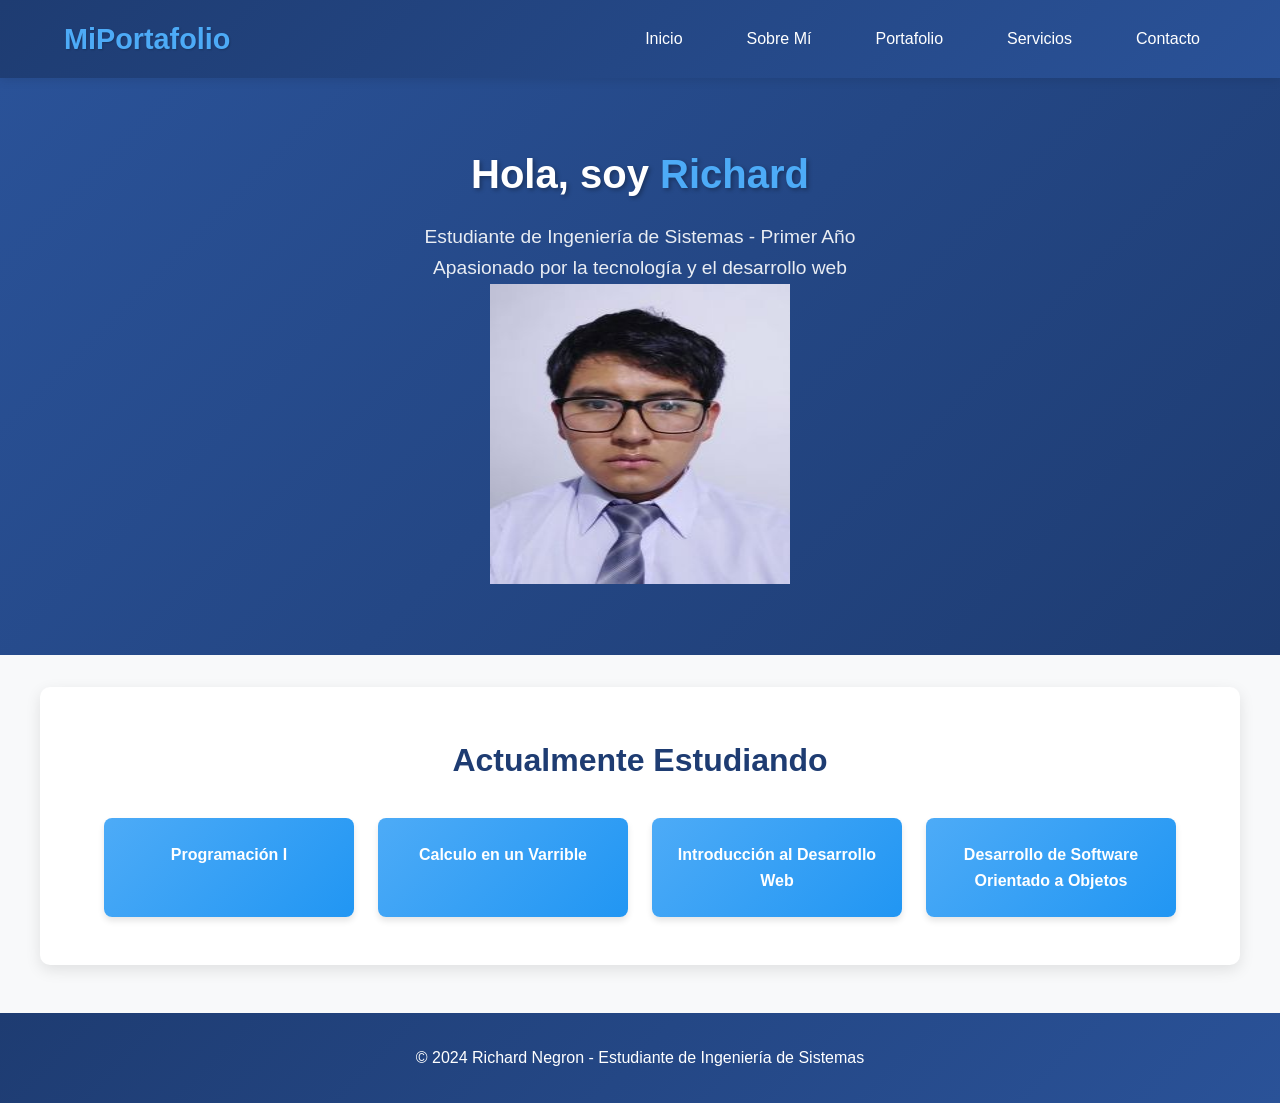
<file: frontend/index.html>
<!DOCTYPE html>
<html lang="es">
<head>
    <meta charset="UTF-8">
    <meta name="viewport" content="width=device-width, initial-scale=1.0">
    <title>Mi Portafolio - Estudiante de Ingeniería de Sistemas</title>
    <link rel="stylesheet" href="style.css">
    <script src="logica.js"></script>
</head>
<body>
    <header>
        <nav>
            <div class="nav-brand">
                <h1>MiPortafolio</h1>
            </div>
            <ul class="nav-menu">
                <li><a href="index.html">Inicio</a></li>
                <li><a href="about.html">Sobre Mí</a></li>
                <li><a href="portfolio.html">Portafolio</a></li>
                <li><a href="services.html">Servicios</a></li>
                <li><a href="contact.html">Contacto</a></li>
            </ul>
        </nav>
    </header>

    <main>
        <section class="hero">
            <div class="hero-content">
                <h2>Hola, soy <span class="highlight">Richard</span></h2>
                <p>Estudiante de Ingeniería de Sistemas - Primer Año</p>
                <p>Apasionado por la tecnología y el desarrollo web</p>
            </div>
            <div>
                <img src="imagenes/fotoFormal2.jpg" alt="Mi foto" height="300px" width="300px">
            </div>
        </section>

        <section class="studying">
            <h2>Actualmente Estudiando</h2>
            <div class="subjects">
                <div class="subject">Programación I</div>
                <div class="subject">Calculo en un Varrible</div>
                <div class="subject">Introducción al Desarrollo Web</div>
                <div class="subject">Desarrollo de Software Orientado a Objetos</div>
            </div>
        </section>
    </main>

    <footer class="piePag">
        <p>&copy; 2024 Richard Negron - Estudiante de Ingeniería de Sistemas</p>
    </footer>
</body>
</html>
</file>
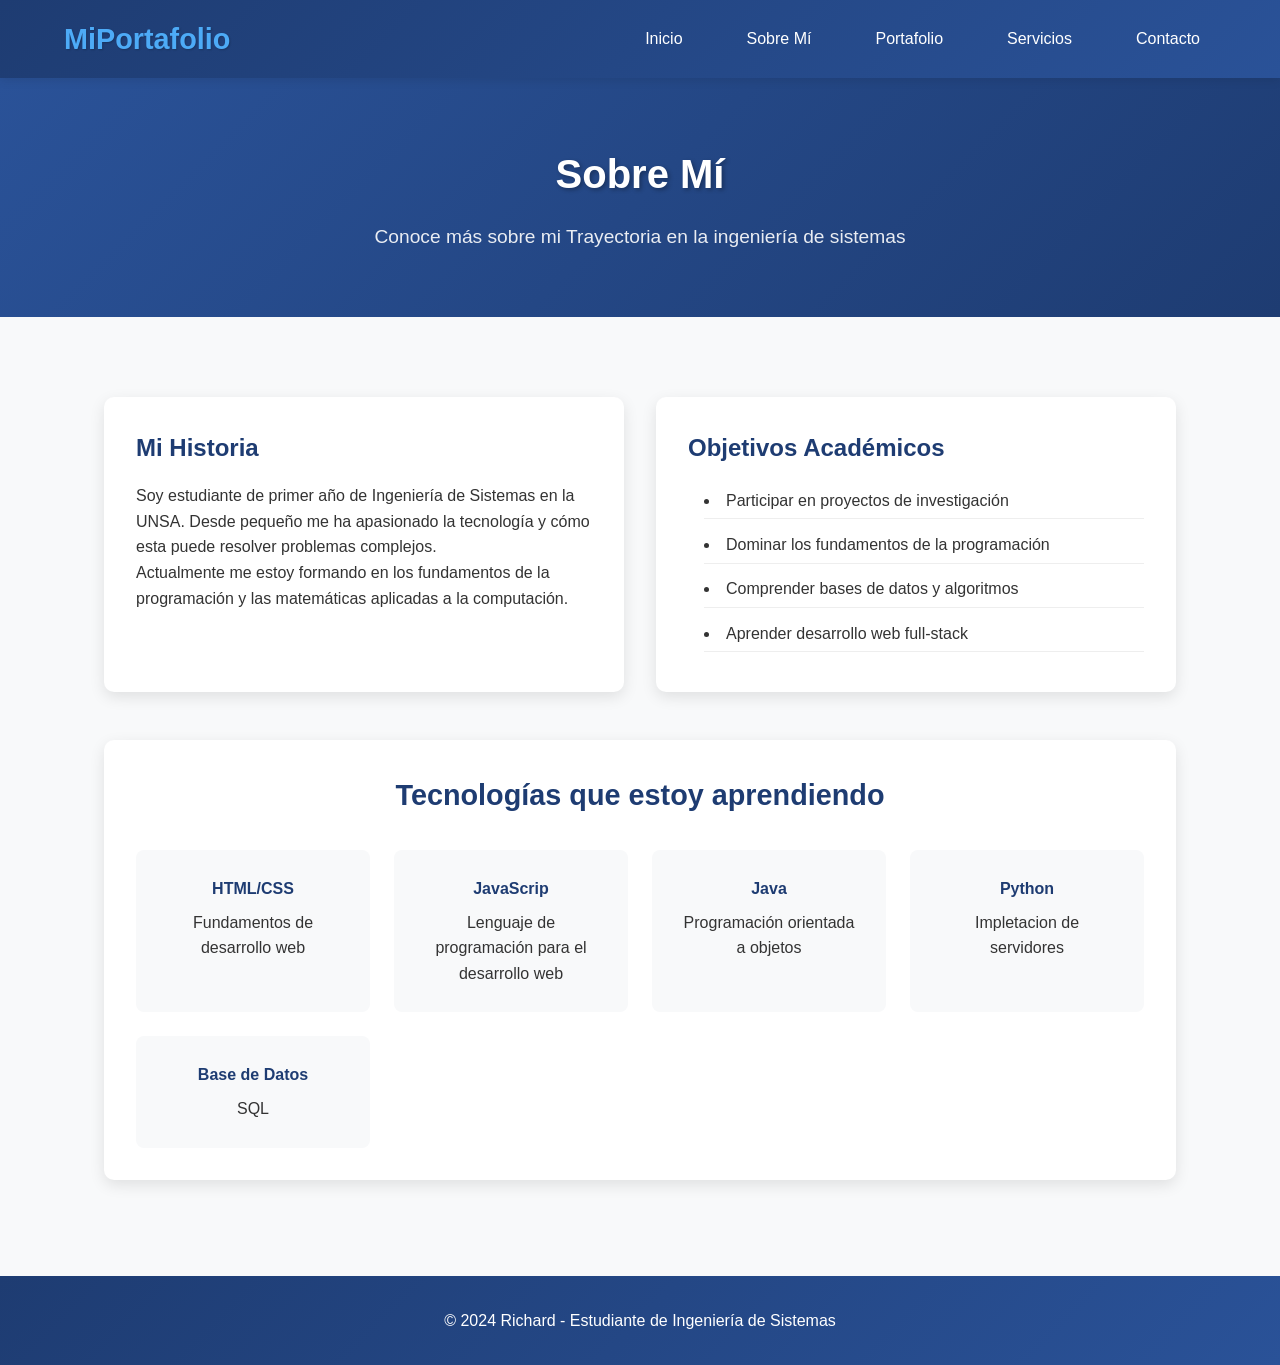
<file: frontend/about.html>
<!DOCTYPE html>
<html lang="es">
<head>
    <meta charset="UTF-8">
    <meta name="viewport" content="width=device-width, initial-scale=1.0">
    <title>Sobre Mí - Estudiante de Ingeniería de Sistemas</title>
    <link rel="stylesheet" href="style.css">
    <script src="logica.js"></script>
</head>
<body>
    <header>
        <nav>
            <div class="nav-brand">
                <h1>MiPortafolio</h1>
            </div>
            <ul class="nav-menu">
                <li><a href="index.html">Inicio</a></li>
                <li><a href="about.html">Sobre Mí</a></li>
                <li><a href="portfolio.html">Portafolio</a></li>
                <li><a href="services.html">Servicios</a></li>
                <li><a href="contact.html">Contacto</a></li>
            </ul>
        </nav>
    </header>

    <main>
        <section class="about-hero">
            <h1>Sobre Mí</h1>
            <p>Conoce más sobre mi Trayectoria en la ingeniería de sistemas</p>
        </section>

        <section class="about-content">
            <div class="about-info">
                <div class="info-card">
                    <h3>Mi Historia</h3>
                    <p>Soy estudiante de primer año de Ingeniería de Sistemas en la UNSA. Desde pequeño me ha apasionado la tecnología y cómo esta puede resolver problemas complejos.</p>
                    <p>Actualmente me estoy formando en los fundamentos de la programación y las matemáticas aplicadas a la computación.</p>
                </div>

                <div class="info-card">
                    <h3>Objetivos Académicos</h3>
                    <ul id="objetivos">
                        <li>Participar en proyectos de investigación</li>
                        <li>Dominar los fundamentos de la programación</li>
                        <li>Comprender bases de datos y algoritmos</li>
                        <li>Aprender desarrollo web full-stack</li>
                    </ul>
                </div>
            </div>

            <div class="skills-section">
                <h3>Tecnologías que estoy aprendiendo</h3>
                <div class="skills-grid">
                    <div class="skill-item">
                        <h4>HTML/CSS</h4>
                        <p>Fundamentos de desarrollo web</p>
                    </div>
                    <div class="skill-item">
                        <h4>JavaScrip</h4>
                        <p>Lenguaje de programación para el desarrollo web</p>
                    </div>
                    <div class="skill-item">
                        <h4>Java</h4>
                        <p>Programación orientada a objetos</p>
                    </div>
                    <div class="skill-item">
                        <h4>Python</h4>
                        <p>Impletacion de servidores</p>
                    </div>
                    <div class="skill-item">
                        <h4>Base de Datos</h4>
                        <p>SQL</p>
                    </div>
                </div>
            </div>
        </section>
    </main>

    <footer class="piePag">
        <p>&copy; 2024 Richard - Estudiante de Ingeniería de Sistemas</p>
    </footer>
</body>
</html>
</file>
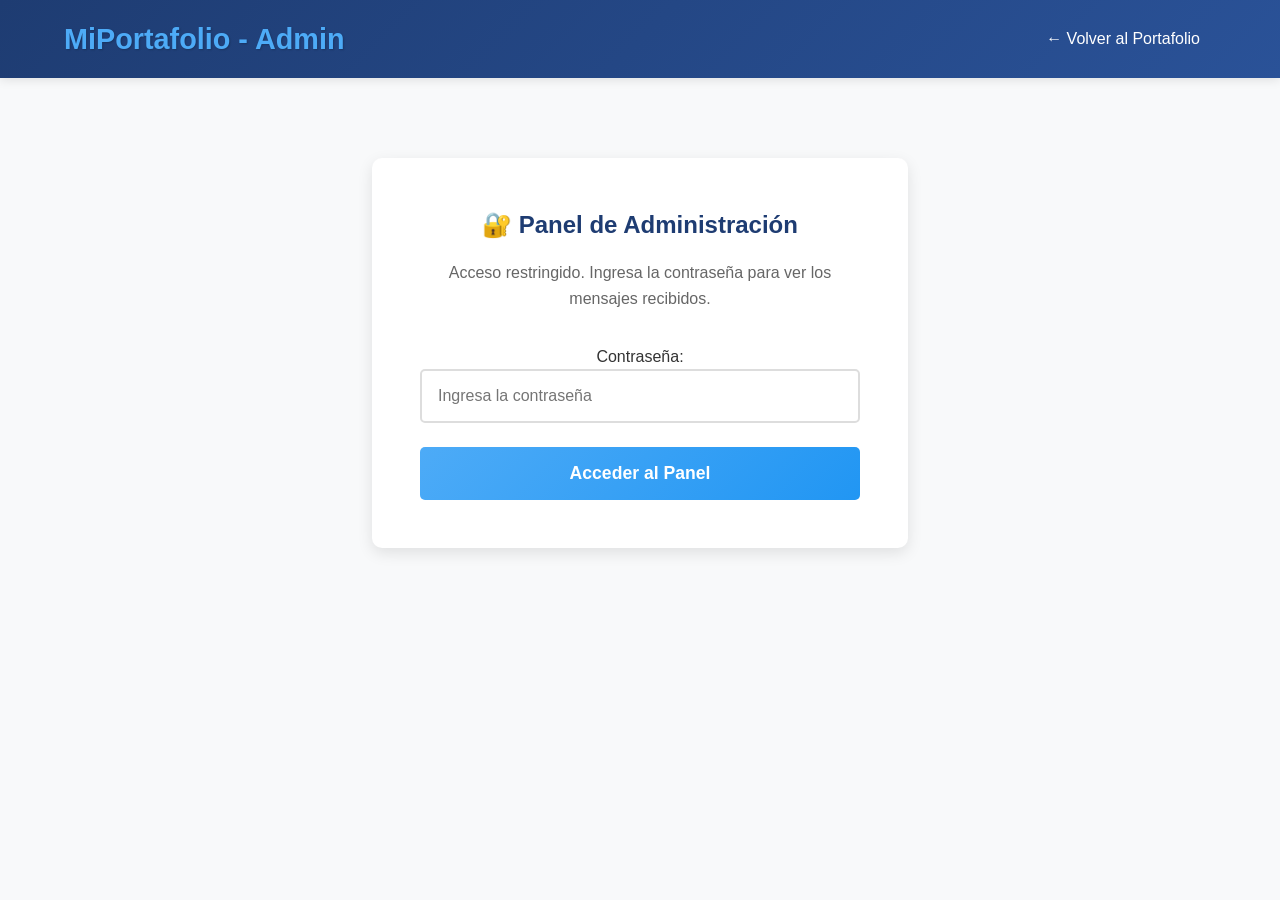
<file: frontend/admin.html>
<!DOCTYPE html>
<html lang="es">
<head>
    <meta charset="UTF-8">
    <meta name="viewport" content="width=device-width, initial-scale=1.0">
    <title>Admin - Panel de Control</title>
    <link rel="stylesheet" href="style.css">
    <script src="logica.js" defer></script>
</head>
<body>
    <header>
        <nav>
            <div class="nav-brand">
                <h1>MiPortafolio - Admin</h1>
            </div>
            <ul class="nav-menu">
                <li><a href="index.html">← Volver al Portafolio</a></li>
            </ul>
        </nav>
    </header>

    <main>
        <div class="admin-container">
            <!-- SECCIÓN DE LOGIN -->
            <section class="login-section" id="loginSection">
                <div class="login-box">
                    <h2>🔐 Panel de Administración</h2>
                    <p>Acceso restringido. Ingresa la contraseña para ver los mensajes recibidos.</p>
                    
                    <div class="input-group">
                        <label for="adminPassword">Contraseña:</label>
                        <input 
                            type="password" 
                            id="adminPassword" 
                            placeholder="Ingresa la contraseña"
                            required
                        >
                    </div>
                    
                    <button onclick="loginAdmin()" class="btn-login">Acceder al Panel</button>
                    
                    <div id="loginError" class="error-message"></div>
                    
                </div>
            </section>

            <!-- SECCIÓN DE MENSAJES -->
            <section class="messages-section" id="messagesSection" style="display: none;">
                <div class="messages-header">
                    <h2>📨 Mensajes Recibidos</h2>
                    <div class="header-buttons">
                        <button onclick="loadMessages()" class="btn-refresh">🔄 Actualizar</button>
                        <button onclick="logoutAdmin()" class="btn-logout">🚪 Cerrar Sesión</button>
                    </div>
                </div>
                
                <div class="messages-info">
                    <p>Total de mensajes: <strong id="messageCount">0</strong></p>
                    <p>Estos son los mensajes enviados desde el formulario de contacto.</p>
                </div>
                
                <div id="messagesList" class="messages-list">
                    <p class="loading">Cargando mensajes...</p>
                </div>
            </section>
        </div>
    </main>
</body>
</html>
</file>
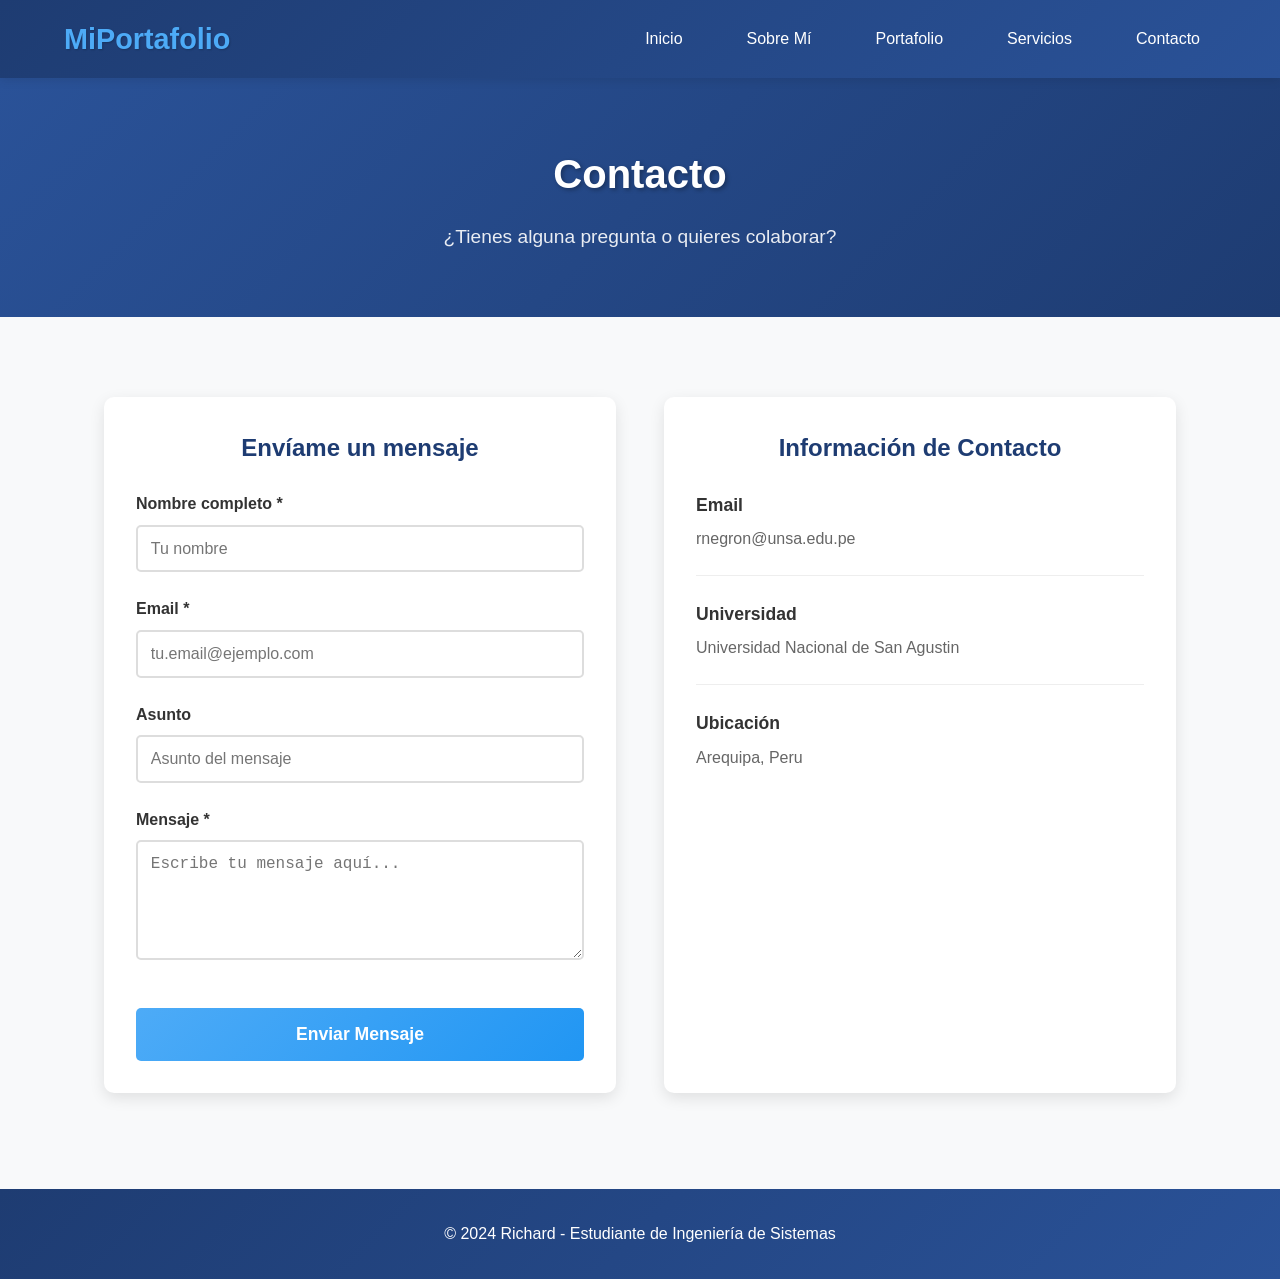
<file: frontend/contact.html>
<!DOCTYPE html>
<html lang="es">
<head>
    <meta charset="UTF-8">
    <meta name="viewport" content="width=device-width, initial-scale=1.0">
    <title>Contacto - Estudiante de Ingeniería de Sistemas</title>
    <link rel="stylesheet" href="style.css">
    <script src="logica.js"></script>
</head>
<body>
    <header>
        <nav>
            <div class="nav-brand">
                <h1>MiPortafolio</h1>
            </div>
            <ul class="nav-menu">
                <li><a href="index.html">Inicio</a></li>
                <li><a href="about.html">Sobre Mí</a></li>
                <li><a href="portfolio.html">Portafolio</a></li>
                <li><a href="services.html">Servicios</a></li>
                <li><a href="contact.html">Contacto</a></li>
            </ul>
        </nav>
    </header>

    <main>
        <section class="contact-hero">
            <h1>Contacto</h1>
            <p>¿Tienes alguna pregunta o quieres colaborar?</p>
        </section>

        <section class="contact-content">
            <div class="contact-form-container">
                <h2>Envíame un mensaje</h2>
                <form class="contact-form">
                    <div class="form-group">
                        <label for="name">Nombre completo *</label>
                        <input type="text" id="name" required placeholder="Tu nombre">
                    </div>
                    
                    <div class="form-group">
                        <label for="email">Email *</label>
                        <input type="email" id="email" required placeholder="tu.email@ejemplo.com">
                    </div>
                    
                    <div class="form-group">
                        <label for="subject">Asunto</label>
                        <input type="text" id="subject" placeholder="Asunto del mensaje">
                    </div>
                    
                    <div class="form-group">
                        <label for="message">Mensaje *</label>
                        <textarea id="message" required placeholder="Escribe tu mensaje aquí..."></textarea>
                    </div>
                    
                    <button type="submit" class="submit-btn">Enviar Mensaje</button>
                </form>
            </div>

            <div class="contact-info">
                <h2>Información de Contacto</h2>
                <div class="contact-item">
                    <h3>Email</h3>
                    <p>rnegron@unsa.edu.pe</p>
                </div>
                <div class="contact-item">
                    <h3>Universidad</h3>
                    <p>Universidad Nacional de San Agustin</p>
                </div>
                <div class="contact-item">
                    <h3>Ubicación</h3>
                    <p>Arequipa, Peru</p>
                </div>
            </div>
        </section>
    </main>

    <footer class="piePag" >
        <p>&copy; 2024 Richard - Estudiante de Ingeniería de Sistemas</p>
    </footer>
</body>
</html>
</file>
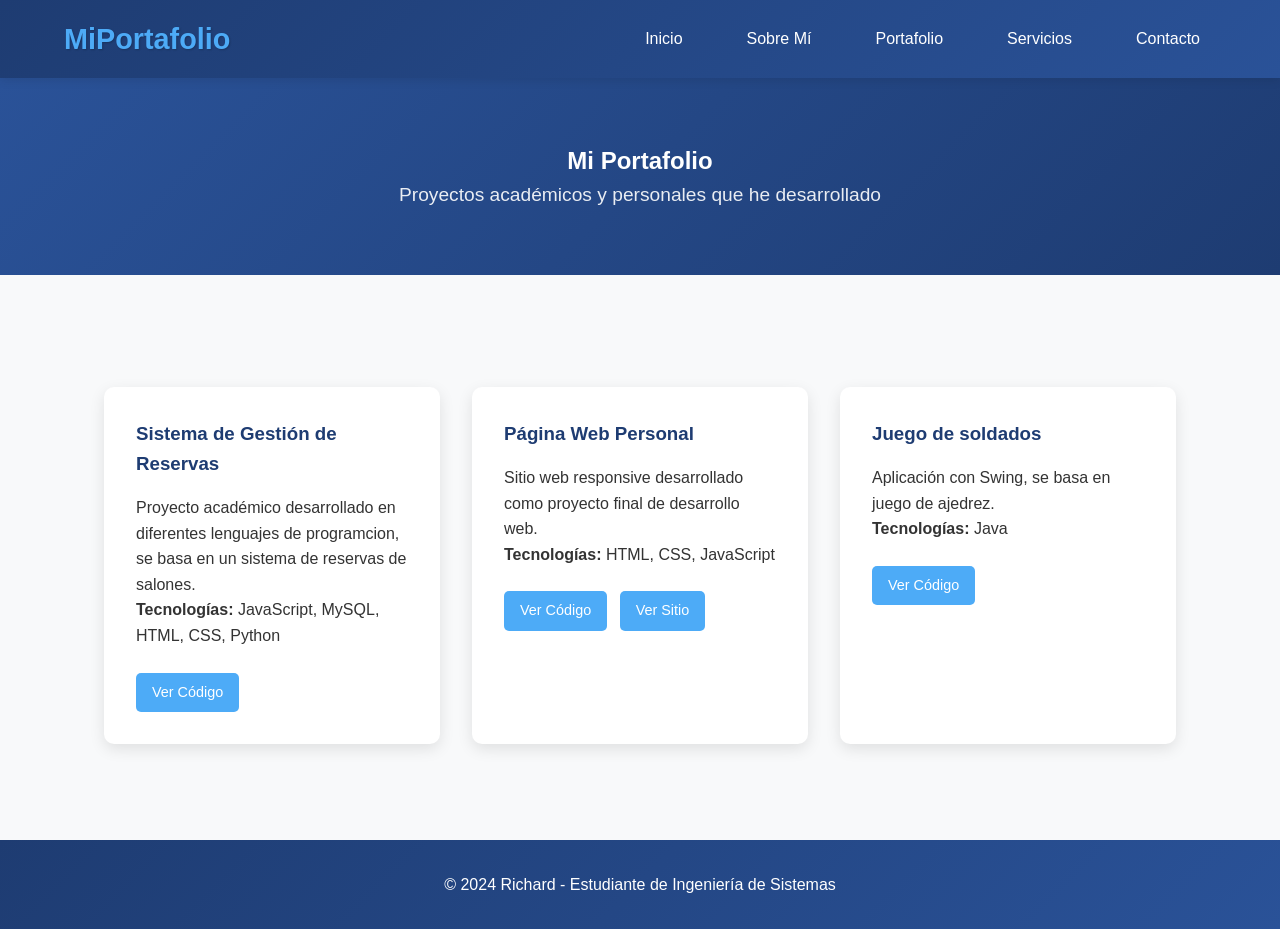
<file: frontend/portfolio.html>
<!DOCTYPE html>
<html lang="es">
<head>
    <meta charset="UTF-8">
    <meta name="viewport" content="width=device-width, initial-scale=1.0">
    <title>Portafolio - Estudiante de Ingeniería de Sistemas</title>
    <link rel="stylesheet" href="style.css">
    <script src="logica.js"></script>
</head>
<body>
    <header>
        <nav>
            <div class="nav-brand">
                <h1>MiPortafolio</h1>
            </div>
            <ul class="nav-menu">
                <li><a href="index.html">Inicio</a></li>
                <li><a href="about.html">Sobre Mí</a></li>
                <li><a href="portfolio.html">Portafolio</a></li>
                <li><a href="services.html">Servicios</a></li>
                <li><a href="contact.html">Contacto</a></li>
            </ul>
        </nav>
    </header>

    <main>
        <section class="hero">
            <h1>Mi Portafolio</h1>
            <p>Proyectos académicos y personales que he desarrollado</p>
        </section>

        <section class="portfolio-content">
            <div class="project-grid">
                <div class="project-card">
                    <h3>Sistema de Gestión de Reservas</h3>
                    <p>Proyecto académico desarrollado en diferentes lenguajes de programcion, se basa en un sistema de reservas de salones.</p>
                    <p><strong>Tecnologías:</strong> JavaScript, MySQL, HTML, CSS, Python </p>
                    <div class="project-links">
                        <a href="https://github.com/137RickC/PaginaWeb_GRUPAL" class="project-link">Ver Código</a>
                    </div>
                </div>

                <div class="project-card">
                    <h3>Página Web Personal</h3>
                    <p>Sitio web responsive desarrollado como proyecto final de desarrollo web.</p>
                    <p><strong>Tecnologías:</strong> HTML, CSS, JavaScript</p>
                    <div class="project-links">
                        <a href="https://github.com/137RickC/PaginaWeb_PERSONAL" class="project-link">Ver Código</a>
                        <a href="index.html" class="project-link">Ver Sitio</a>
                    </div>
                </div>

                <div class="project-card">
                    <h3>Juego de soldados</h3>
                    <p>Aplicación con Swing, se basa en juego de ajedrez.</p>
                    <p><strong>Tecnologías:</strong> Java</p>
                    <div class="project-links">
                        <a href="https://github.com/137RickC/VideoJuegoDSOO/tree/main/VideoJuego" class="project-link">Ver Código</a>
                    </div>
                </div>
            </div>
        </section>
    </main>

    <footer class="piePag">
        <p>&copy; 2024 Richard - Estudiante de Ingeniería de Sistemas</p>
    </footer>
</body>
</html>
</file>
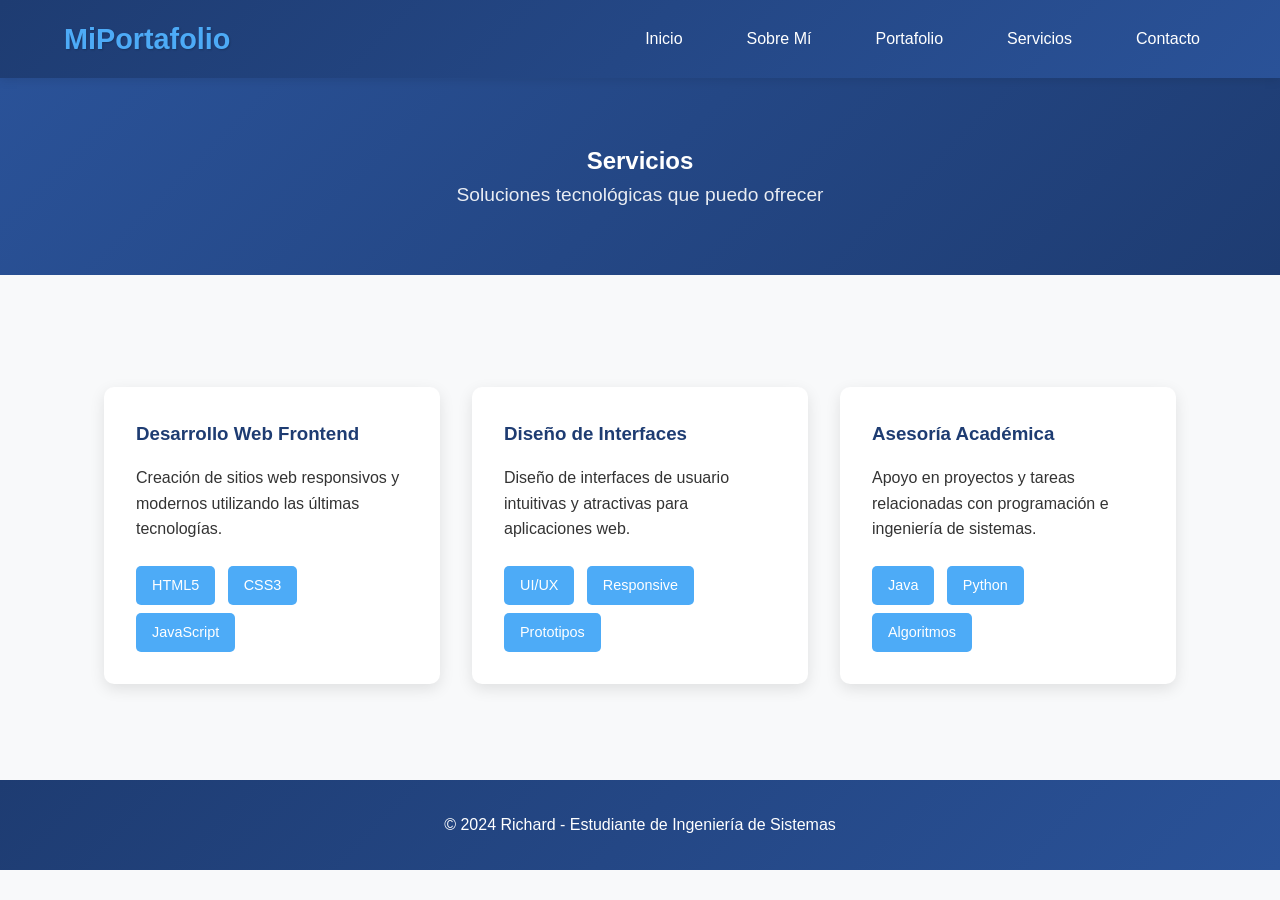
<file: frontend/services.html>
<!DOCTYPE html>
<html lang="es">
<head>
    <meta charset="UTF-8">
    <meta name="viewport" content="width=device-width, initial-scale=1.0">
    <title>Servicios - Estudiante de Ingeniería de Sistemas</title>
    <link rel="stylesheet" href="style.css">
    <script src="logica.js"></script>
</head>
<body>
    <header>
        <nav>
            <div class="nav-brand">
                <h1>MiPortafolio</h1>
            </div>
            <ul class="nav-menu">
                <li><a href="index.html">Inicio</a></li>
                <li><a href="about.html">Sobre Mí</a></li>
                <li><a href="portfolio.html">Portafolio</a></li>
                <li><a href="services.html">Servicios</a></li>
                <li><a href="contact.html">Contacto</a></li>
            </ul>
        </nav>
    </header>

    <main>
        <section class="hero">
            <h1>Servicios</h1>
            <p>Soluciones tecnológicas que puedo ofrecer</p>
        </section>

        <section class="services-content">
            <div class="services-grid">
                <div class="service-card">
                    <h3>Desarrollo Web Frontend</h3>
                    <p>Creación de sitios web responsivos y modernos utilizando las últimas tecnologías.</p>
                    <div class="service-features">
                        <span class="service-feature">HTML5</span>
                        <span class="service-feature">CSS3</span>
                        <span class="service-feature">JavaScript</span>
                    </div>
                </div>

                <div class="service-card">
                    <h3>Diseño de Interfaces</h3>
                    <p>Diseño de interfaces de usuario intuitivas y atractivas para aplicaciones web.</p>
                    <div class="service-features">
                        <span class="service-feature">UI/UX</span>
                        <span class="service-feature">Responsive</span>
                        <span class="service-feature">Prototipos</span>
                    </div>
                </div>

                <div class="service-card">
                    <h3>Asesoría Académica</h3>
                    <p>Apoyo en proyectos y tareas relacionadas con programación e ingeniería de sistemas.</p>
                    <div class="service-features">
                        <span class="service-feature">Java</span>
                        <span class="service-feature">Python</span>
                        <span class="service-feature">Algoritmos</span>
                    </div>
                </div>
            </div>
        </section>
    </main>

    <footer class="piePag">
        <p>&copy; 2024 Richard - Estudiante de Ingeniería de Sistemas</p>
    </footer>
</body>
</html>
</file>
<file: frontend/style.css>
/* ESTILOS GENERALES*/
* {
    margin: 0;
    padding: 0;
    box-sizing: border-box;
}

body {
    font-family: 'Segoe UI', Tahoma, Geneva, Verdana, sans-serif;
    line-height: 1.6;
    color: #333;
    background-color: #f8f9fa;
}

/*NAVEGACIÓN*/
nav {
    display: flex;
    justify-content: space-between;
    align-items: center;
    padding: 1rem 5%;
    background: linear-gradient(135deg, #1e3c72 0%, #2a5298 100%);
    color: white;
    position: sticky;
    top: 0;
    z-index: 1000;
    box-shadow: 0 2px 10px rgba(0, 0, 0, 0.1);
}

.nav-brand h1 {
    font-size: 1.8rem;
    color: #4dabf7;
    text-shadow: 1px 1px 2px rgba(0, 0, 0, 0.2);
}

.nav-menu {
    display: flex;
    list-style: none;
}

.nav-menu li {
    margin-left: 2rem;
}

.nav-menu a {
    color: white;
    text-decoration: none;
    font-weight: 500;
    transition: all 0.3s ease;
    padding: 0.5rem 1rem;
    border-radius: 4px;
    position: relative;
}

.nav-menu a:hover {
    color: #4dabf7;
    background-color: rgba(255, 255, 255, 0.1);
    transform: translateY(-2px);
}

.nav-menu a.active {
    color: #4dabf7;
    background-color: rgba(255, 255, 255, 0.15);
    box-shadow: 0 2px 5px rgba(0, 0, 0, 0.2);
}

.nav-menu a::after {
    content: '';
    position: absolute;
    bottom: -5px;
    left: 50%;
    width: 0;
    height: 2px;
    background: #4dabf7;
    transition: all 0.3s ease;
    transform: translateX(-50%);
}

.nav-menu a:hover::after,
.nav-menu a.active::after {
    width: 80%;
}

/*HERO SECTIONS */
.hero, .about-hero, .contact-hero {
    padding: 4rem 5%;
    text-align: center;
    background: linear-gradient(135deg, #2a5298 0%, #1e3c72 100%);
    color: white;
    margin-bottom: 2rem;
}

.hero h2, .about-hero h1, .contact-hero h1 {
    font-size: 2.5rem;
    margin-bottom: 1rem;
    text-shadow: 2px 2px 4px rgba(0, 0, 0, 0.3);
}

.highlight {
    color: #4dabf7;
    font-weight: bold;
}

.hero p, .about-hero p, .contact-hero p {
    font-size: 1.2rem;
    opacity: 0.9;
    max-width: 600px;
    margin: 0 auto;
}

/*SECCIÓN ESTUDIANDO*/
.studying {
    padding: 3rem 5%;
    text-align: center;
    background-color: white;
    margin: 2rem auto;
    border-radius: 10px;
    box-shadow: 0 5px 15px rgba(0, 0, 0, 0.1);
    max-width: 1200px;
}

.studying h2 {
    color: #1e3c72;
    margin-bottom: 2rem;
    font-size: 2rem;
}

.subjects {
    display: grid;
    grid-template-columns: repeat(auto-fit, minmax(250px, 1fr));
    gap: 1.5rem;
    margin-top: 1rem;
}

.subject {
    background: linear-gradient(135deg, #4dabf7 0%, #2196f3 100%);
    color: white;
    padding: 1.5rem;
    border-radius: 8px;
    font-weight: 600;
    transition: all 0.3s ease;
    cursor: pointer;
    box-shadow: 0 4px 6px rgba(0, 0, 0, 0.1);
}

.subject:hover {
    transform: translateY(-5px);
    box-shadow: 0 6px 12px rgba(0, 0, 0, 0.15);
    background: linear-gradient(135deg, #2196f3 0%, #1976d2 100%);
}

/* SOBRE MÍ*/
.about-content {
    padding: 3rem 5%;
    max-width: 1200px;
    margin: 0 auto;
}

.about-info {
    display: grid;
    grid-template-columns: repeat(auto-fit, minmax(300px, 1fr));
    gap: 2rem;
    margin-bottom: 3rem;
}

.info-card {
    background: white;
    padding: 2rem;
    border-radius: 10px;
    box-shadow: 0 5px 15px rgba(0, 0, 0, 0.1);
    transition: transform 0.3s ease;
}

.info-card:hover {
    transform: translateY(-5px);
}

.info-card h3 {
    color: #1e3c72;
    margin-bottom: 1rem;
    font-size: 1.5rem;
}

.info-card ul {
    list-style-position: inside;
    padding-left: 1rem;
}

.info-card li {
    margin-bottom: 0.5rem;
    padding: 0.3rem 0;
    border-bottom: 1px solid #eee;
}

.skills-section {
    background: white;
    padding: 2rem;
    border-radius: 10px;
    box-shadow: 0 5px 15px rgba(0, 0, 0, 0.1);
}

.skills-section h3 {
    color: #1e3c72;
    margin-bottom: 2rem;
    text-align: center;
    font-size: 1.8rem;
}

.skills-grid {
    display: grid;
    grid-template-columns: repeat(auto-fit, minmax(200px, 1fr));
    gap: 1.5rem;
}

.skill-item {
    text-align: center;
    padding: 1.5rem;
    background: #f8f9fa;
    border-radius: 8px;
    transition: all 0.3s ease;
    border: 2px solid transparent;
}

.skill-item:hover {
    background: white;
    border-color: #4dabf7;
    transform: translateY(-3px);
    box-shadow: 0 4px 8px rgba(77, 171, 247, 0.2);
}

.skill-item h4 {
    color: #1e3c72;
    margin-bottom: 0.5rem;
}

/*FORMULARIO DE CONTACTO*/
.contact-content {
    display: grid;
    grid-template-columns: repeat(auto-fit, minmax(300px, 1fr));
    gap: 3rem;
    padding: 3rem 5%;
    max-width: 1200px;
    margin: 0 auto;
}

.contact-form-container {
    background: white;
    padding: 2rem;
    border-radius: 10px;
    box-shadow: 0 5px 15px rgba(0, 0, 0, 0.1);
}

.contact-form-container h2 {
    color: #1e3c72;
    margin-bottom: 1.5rem;
    text-align: center;
}

.form-group {
    margin-bottom: 1.5rem;
}

.form-group label {
    display: block;
    margin-bottom: 0.5rem;
    color: #333;
    font-weight: 600;
}

.form-group input,
.form-group textarea {
    width: 100%;
    padding: 0.8rem;
    border: 2px solid #ddd;
    border-radius: 5px;
    font-size: 1rem;
    transition: border-color 0.3s ease;
}

.form-group input:focus,
.form-group textarea:focus {
    outline: none;
    border-color: #4dabf7;
    box-shadow: 0 0 0 3px rgba(77, 171, 247, 0.1);
}

.form-group textarea {
    resize: vertical;
    min-height: 120px;
}

.submit-btn {
    width: 100%;
    padding: 1rem;
    background: linear-gradient(135deg, #4dabf7 0%, #2196f3 100%);
    color: white;
    border: none;
    border-radius: 5px;
    font-size: 1.1rem;
    font-weight: 600;
    cursor: pointer;
    transition: all 0.3s ease;
    margin-top: 1rem;
}

.submit-btn:hover {
    background: linear-gradient(135deg, #2196f3 0%, #1976d2 100%);
    transform: translateY(-2px);
    box-shadow: 0 4px 8px rgba(33, 150, 243, 0.3);
}

/*INFORMACIÓN DE CONTACTO*/
.contact-info {
    background: white;
    padding: 2rem;
    border-radius: 10px;
    box-shadow: 0 5px 15px rgba(0, 0, 0, 0.1);
}

.contact-info h2 {
    color: #1e3c72;
    margin-bottom: 1.5rem;
    text-align: center;
}

.contact-item {
    margin-bottom: 1.5rem;
    padding-bottom: 1.5rem;
    border-bottom: 1px solid #eee;
}

.contact-item:last-child {
    border-bottom: none;
    margin-bottom: 0;
    padding-bottom: 0;
}

.contact-item h3 {
    color: #333;
    margin-bottom: 0.5rem;
    font-size: 1.1rem;
}

.contact-item p {
    color: #666;
    line-height: 1.5;
}

/*PÁGINA ADMIN (PROTEGIDA)*/
.admin-container {
    max-width: 600px;
    margin: 3rem auto;
    padding: 2rem;
}

.login-section {
    background: white;
    padding: 3rem;
    border-radius: 10px;
    box-shadow: 0 5px 15px rgba(0, 0, 0, 0.1);
    text-align: center;
}

.login-section h2 {
    color: #1e3c72;
    margin-bottom: 1rem;
}

.login-section p {
    color: #666;
    margin-bottom: 2rem;
}

.login-section input[type="password"] {
    width: 100%;
    padding: 1rem;
    border: 2px solid #ddd;
    border-radius: 5px;
    font-size: 1rem;
    margin-bottom: 1.5rem;
}

.btn-login {
    width: 100%;
    padding: 1rem;
    background: linear-gradient(135deg, #4dabf7 0%, #2196f3 100%);
    color: white;
    border: none;
    border-radius: 5px;
    font-size: 1.1rem;
    font-weight: 600;
    cursor: pointer;
    transition: all 0.3s ease;
}

.btn-login:hover {
    background: linear-gradient(135deg, #2196f3 0%, #1976d2 100%);
    transform: translateY(-2px);
    box-shadow: 0 4px 8px rgba(33, 150, 243, 0.3);
}

.error-message {
    color: #e74c3c;
    margin-top: 1rem;
    font-size: 0.9rem;
    display: none;
}

.messages-section {
    background: white;
    padding: 2rem;
    border-radius: 10px;
    box-shadow: 0 5px 15px rgba(0, 0, 0, 0.1);
}

.message-item {
    background: #f8f9fa;
    padding: 1.5rem;
    margin-bottom: 1rem;
    border-radius: 8px;
    border-left: 4px solid #4dabf7;
}

.message-header {
    display: flex;
    justify-content: space-between;
    margin-bottom: 0.5rem;
}

.message-name {
    font-weight: bold;
    color: #1e3c72;
}

.message-date {
    color: #666;
    font-size: 0.9rem;
}

.message-email {
    color: #666;
    font-size: 0.9rem;
    margin: 0.3rem 0;
}

.message-content {
    margin-top: 1rem;
    padding-top: 1rem;
    border-top: 1px solid #eee;
}

/* PÁGINAS ADICIONALES*/
.portfolio-content, .services-content {
    padding: 3rem 5%;
    max-width: 1200px;
    margin: 0 auto;
}

.project-grid, .services-grid {
    display: grid;
    grid-template-columns: repeat(auto-fit, minmax(300px, 1fr));
    gap: 2rem;
    margin-top: 2rem;
}

.project-card, .service-card {
    background: white;
    padding: 2rem;
    border-radius: 10px;
    box-shadow: 0 5px 15px rgba(0, 0, 0, 0.1);
    transition: all 0.3s ease;
}

.project-card:hover, .service-card:hover {
    transform: translateY(-5px);
    box-shadow: 0 8px 20px rgba(0, 0, 0, 0.15);
}

.project-card h3, .service-card h3 {
    color: #1e3c72;
    margin-bottom: 1rem;
}

.project-links, .service-features {
    margin-top: 1rem;
}

.project-link, .service-feature {
    display: inline-block;
    padding: 0.5rem 1rem;
    background: #4dabf7;
    color: white;
    text-decoration: none;
    border-radius: 5px;
    margin-right: 0.5rem;
    margin-top: 0.5rem;
    font-size: 0.9rem;
}

.project-link:hover {
    background: #2196f3;
}

/* FOOTER */
.piePag {
    text-align: center;
    padding: 2rem;
    background: linear-gradient(135deg, #1e3c72 0%, #2a5298 100%);
    color: white;
    margin-top: 3rem;
}

/*RESPONSIVE DESIGN */
@media (max-width: 768px) {
    nav {
        flex-direction: column;
        padding: 1rem;
    }
    
    .nav-menu {
        margin-top: 1rem;
        flex-direction: column;
        width: 100%;
        text-align: center;
    }
    
    .nav-menu li {
        margin: 0.5rem 0;
    }
    
    .hero, .about-hero, .contact-hero {
        padding: 3rem 1rem;
    }
    
    .hero h2, .about-hero h1, .contact-hero h1 {
        font-size: 2rem;
    }
    
    .contact-content, .about-info {
        grid-template-columns: 1fr;
        padding: 1rem;
    }
    
    .subjects {
        grid-template-columns: 1fr;
    }
}
</file>
